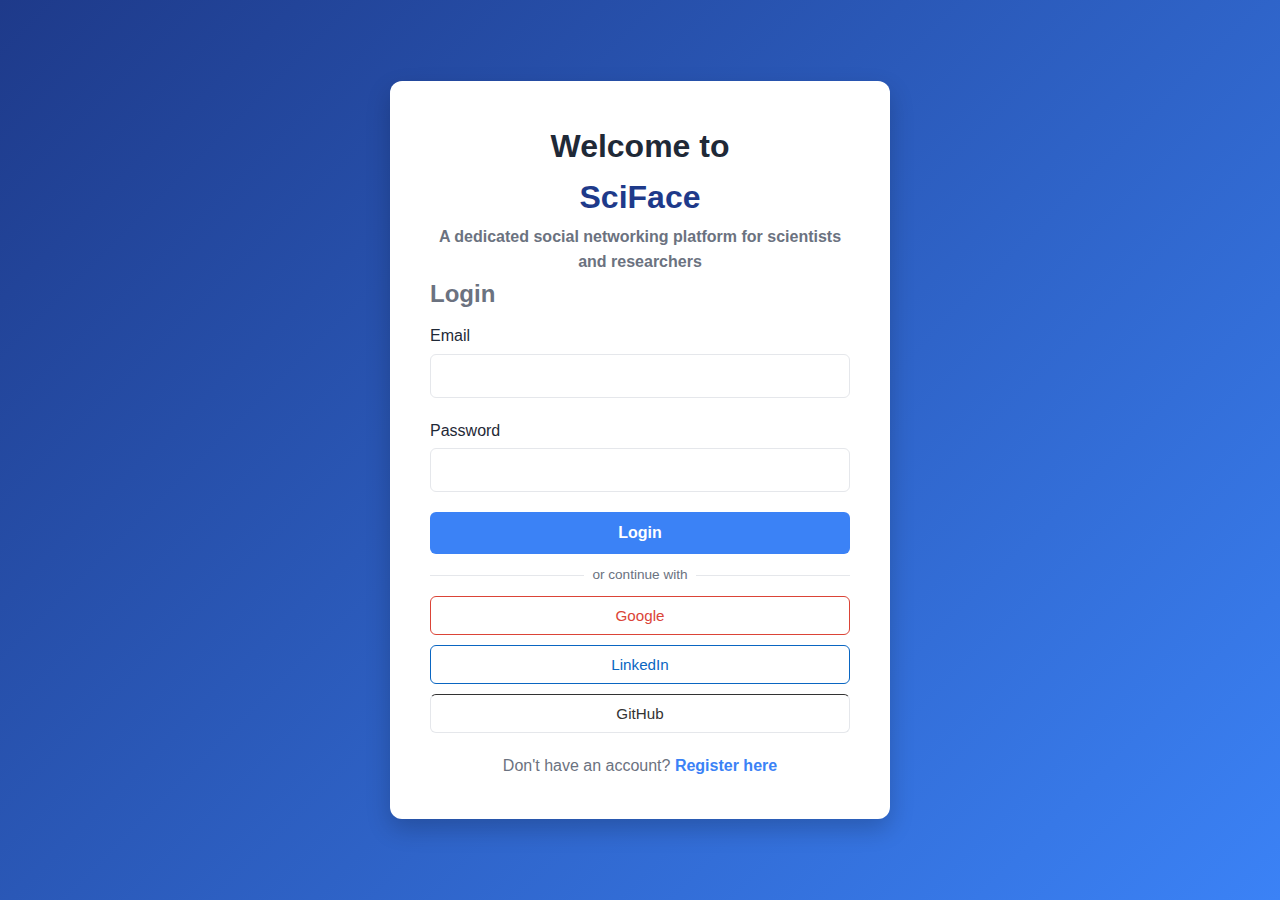
<file: index.html>
<!DOCTYPE html>
<html lang="en">
<head>
    <meta charset="UTF-8">
    <meta name="viewport" content="width=device-width, initial-scale=1.0">
    <title>SciFace - Login</title>
    <link rel="stylesheet" href="style.css">
    <!-- 
      FIX 1: Moved app.js here from the body 
      FIX 2: Added 'defer' to make sure it loads correctly
    -->
    <script src="app.js" defer></script>
</head>
<body class="auth-page">
    <div class="auth-container">
        <div class="auth-header">
            <h1>Welcome to </h1> <h2>SciFace</h2>
            <p>A dedicated social networking platform for scientists and researchers</p>
        </div>

        <!-- Login Form -->
        <div id="login-form" class="auth-form active">
            <h2>Login</h2>
            <!-- The <script> tag was removed from here -->
            <form onsubmit="handleLogin(event)">
                <div class="form-group">
                    <label for="login-email">Email</label>
                    <input type="email" id="login-email" required>
                </div>
                <div class="form-group">
                    <label for="login-password">Password</label>
                    <input type="password" id="login-password" required>
                </div>
                <button type="submit" class="btn-primary">Login</button>
            </form>
            
            <!-- Social Login Section -->
            <div class="social-login-divider">
                <span>or continue with</span>
            </div>
            <div class="social-login-buttons">
                <button type="button" class="btn-social google" onclick="socialLogin('google')">
                    Google
                </button>
                <button type="button" class="btn-social linkedin" onclick="socialLogin('linkedin')">
                    LinkedIn
                </button>
                <button type="button" class="btn-social github" onclick="socialLogin('github')">
                    GitHub
                </button>
            </div>
            <!-- End Social Login Section -->

            <p class="toggle-text">
                Don't have an account? 
                <a href="#" onclick="toggleForm(); return false;">Register here</a>
            </p>
        </div>

        <!-- Registration Form -->
        <div id="register-form" class="auth-form">
            <h2>Register</h2>
            <form onsubmit="handleRegister(event)">
                <div class="form-group">
                    <label for="reg-fullname">Full Name</label>
                    <input type="text" id="reg-fullname" required>
                </div>
                <div class="form-group">
                    <label for="reg-email">Email</label>
                    <input type="email" id="reg-email" required>
                </div>
                <div class="form-group">
                    <label for="reg-password">Password</label>
                    <input type="password" id="reg-password" required>
                </div>
                <div class="form-group">
                    <label for="reg-field">Primary Research Field</label>
                    <input type="text" id="reg-field" placeholder="e.g., Molecular Biology" required>
                </div>
                <div class="form-group">
                    <label for="reg-institution">Institution</label>
                    <input type="text" id="reg-institution" placeholder="e.g., Stanford University" required>
                </div>
                <button type="submit" class="btn-primary">Register</button>
            </form>

            <!-- Social Login Section -->
            <div class="social-login-divider">
                <span>or register with</span>
            </div>
            <div class="social-login-buttons">
                <button type="button" class="btn-social google" onclick="socialLogin('google')">
                    Google
                </button>
                <button type="button" class="btn-social linkedin" onclick="socialLogin('linkedin')">
                    LinkedIn
                </button>
                <button type="button" class="btn-social github" onclick="socialLogin('github')">
                    GitHub
                </button>
            </div>
            <!-- End Social Login Section -->

            <p class="toggle-text">
                Already have an account? 
                <a href="#" onclick="toggleForm(); return false;">Login here</a>
            </p>
        </div>
    </div>

    <!-- UPDATED SCRIPT BLOCK -->
    <script>
        // FIX 3: Wait for the DOM and app.js to be fully loaded
        document.addEventListener('DOMContentLoaded', () => {
        
            // Now it's safe to get the authManager
            const authManager = window.ScientificFace.authManager;

            // FIX 4: Attach functions to the 'window' object
            // so the 'onsubmit' and 'onclick' attributes can find them.
            window.toggleForm = function() {
                const loginForm = document.getElementById('login-form');
                const registerForm = document.getElementById('register-form');
                
                loginForm.classList.toggle('active');
                registerForm.classList.toggle('active');
            }

            /**
             * UPDATED: Handles real login by fetching login.php
             */
            window.handleLogin = async function(event) {
                event.preventDefault();
                const email = document.getElementById('login-email').value;
                const password = document.getElementById('login-password').value;

                // Show loading state
                const loginButton = event.target.querySelector('button');
                loginButton.textContent = 'Logging in...';
                loginButton.disabled = true;

                try {
                    // Use the authManager from app.js
                    const data = await authManager.login(email, password);

                    if (data.success) {
                        window.location.href = 'home.html';
                    } else {
                        alert('Login failed: ' + data.error);
                    }
                } catch (error) {
                    alert('An error occurred. Please check the console (F12) for details.');
                    console.error('Login error:', error);
                } finally {
                    loginButton.textContent = 'Login';
                    loginButton.disabled = false;
                }
            }

            /**
             * UPDATED: Handles real registration by fetching register.php
             */
            window.handleRegister = async function(event) {
                event.preventDefault();
                const userData = {
                    full_name: document.getElementById('reg-fullname').value,
                    email: document.getElementById('reg-email').value,
                    password: document.getElementById('reg-password').value,
                    research_field: document.getElementById('reg-field').value,
                    institution: document.getElementById('reg-institution').value
                };

                const registerButton = event.target.querySelector('button');
                registerButton.textContent = 'Registering...';
                registerButton.disabled = true;

                try {
                    // Use the authManager from app.js
                    const data = await authManager.register(userData);

                    if (data.success) {
                        window.location.href = 'home.html';
                    } else {
                        alert('Registration failed: ' + data.error);
                    }
                } catch (error) {
                    alert('An error occurred. Please check the console (F12) for details.');
                    console.error('Registration error:', error);
                } finally {
                    registerButton.textContent = 'Register';
                    registerButton.disabled = false;
                }
            }

            window.socialLogin = function(provider) {
                console.log(`Logging in with ${provider}...`);
                alert(`Login with ${provider} is not implemented yet.`);
            }
        
        });
    </script>
</body>
</html>
</file>
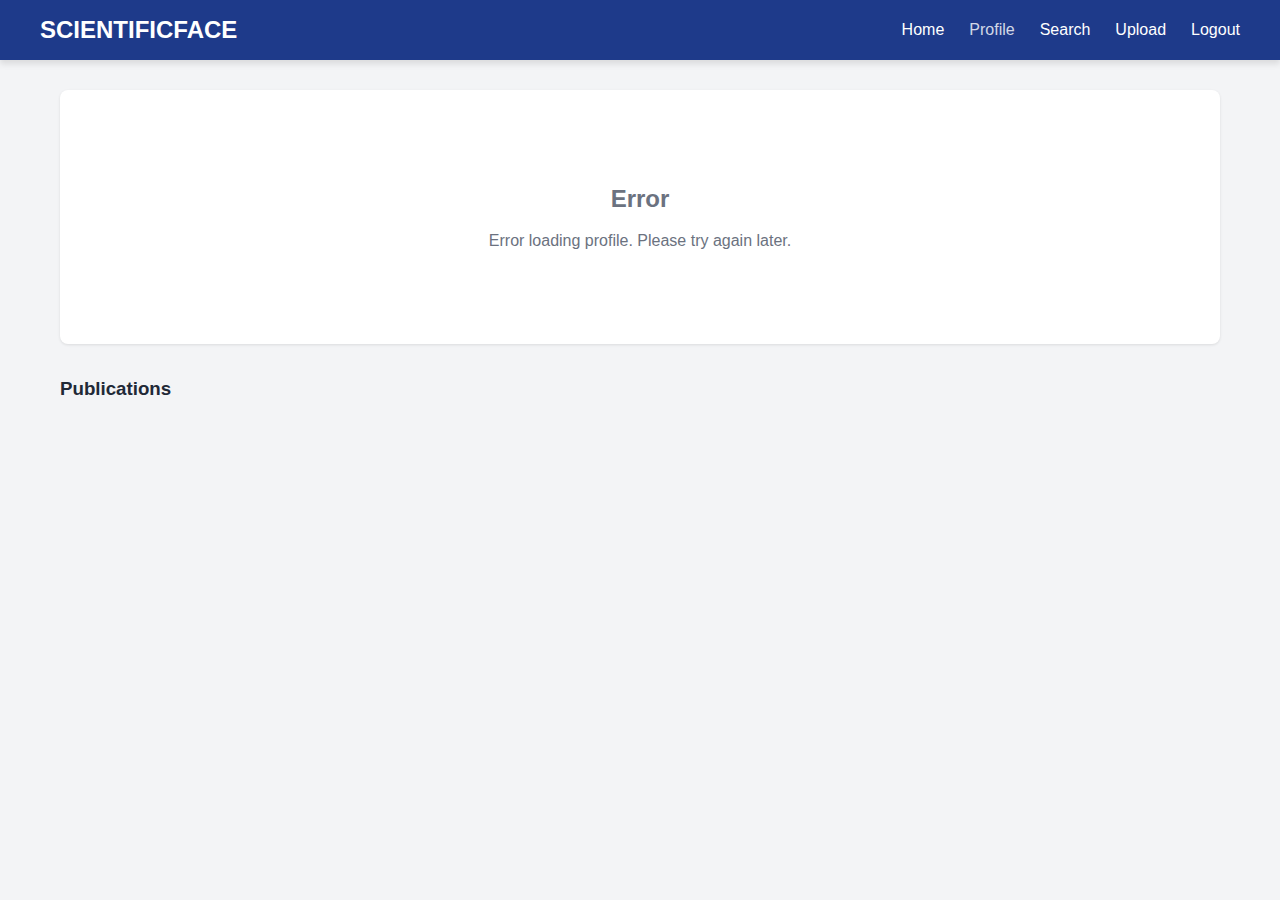
<file: profile.html>
<!DOCTYPE html>
<html lang="en">
<head>
    <meta charset="UTF-8">
    <meta name="viewport" content="width=device-width, initial-scale=1.0">
    <title>Profile - SciFace</title>
    <link rel="stylesheet" href="style.css">
    <!-- UPDATED: Moved app.js to the <head> -->
    <script src="app.js" defer></script>
</head>
<body>
    <!-- Navigation Bar (no changes) -->
    <nav class="navbar">
        <div class="navbar-container">
            <a href="home.html" class="navbar-brand">SCIENTIFICFACE</a>
            <ul class="navbar-menu">
                <li><a href="home.html">Home</a></li>
                <li><a href="profile.html" class="active">Profile</a></li>
                <li><a href="search.html">Search</a></li>
                <li><a href="upload.html">Upload</a></li>
                <li><a href="index.html">Logout</a></li>
            </ul>
        </div>
    </nav>

    <!-- Main Content -->
    <div class="main-container-wide">
        <!-- Profile Header -->
        <div class="profile-header" id="profile-header">
            <div class="loading">Loading profile...</div>
        </div>

        <!-- User Posts Grid -->
        <h3 style="color: var(--dark-gray); margin-bottom: 20px;">Publications</h3>
        <div class="user-posts-grid" id="user-posts-grid">
            <div class="loading">Loading publications...</div>
        </div>
    </div>

    <!-- UPDATED SCRIPT BLOCK -->
    <script>
        document.addEventListener('DOMContentLoaded', () => {
            // Get the global UI and API services from app.js
            const { apiService, UIComponents, Utils } = window.ScientificFace;

            // Get user ID from URL
            function getUserIdFromURL() {
                // Use the global Utils function
                // Default to user 1 (or any existing user) if none is specified
                return Utils.getURLParameter('user') || '1'; 
            }

            // Create post card for grid
            // UPDATED: This function is now removed.
            // We will use UIComponents.createPostCard(post) from app.js

            // Toggle follow status
            // UPDATED: Made this global so the button's onclick can find it
            window.toggleFollow = async function(userId) {
                const button = document.getElementById('follow-btn');
                
                // UPDATED: Call real API
                try {
                    const data = await apiService.toggleFollow(userId); // 'toggle_follow.php'
                    
                    if (data.success) {
                        if (data.is_following) {
                            button.textContent = 'Unfollow';
                            button.className = 'btn-unfollow';
                        } else {
                            button.textContent = 'Follow';
                            button.className = 'btn-follow';
                        }
                    } else {
                        alert('Error: ' + data.error);
                    }
                } catch (error) {
                    alert('An error occurred.');
                    console.error('Follow toggle error:', error);
                }
            }

            // Load profile
            async function loadProfile() {
                const userId = getUserIdFromURL();
                const profileHeader = document.getElementById('profile-header');
                const postsGrid = document.getElementById('user-posts-grid');
                
                try {
                    // UPDATED: Call real API
                    const data = await apiService.getProfile(userId); // 'get_profile.php'

                    if (data.success === false) {
                        throw new Error(data.error);
                    }
                    
                    // Render profile header
                    const followBtn = data.user_info.is_followed_by_me
                        ? `<button id="follow-btn" class="btn-unfollow" onclick="toggleFollow(${userId})">Unfollow</button>`
                        : `<button id="follow-btn" class="btn-follow" onclick="toggleFollow(${userId})">Follow</button>`;
                    
                    profileHeader.innerHTML = `
                        <div class="profile-info">
                            <div class="profile-details">
                                <h2>${data.user_info.full_name}</h2>
                                <p class="profile-bio">${data.user_info.bio || 'No bio provided.'}</p>
                                <div style="color: var(--medium-gray); font-size: 0.9rem;">
                                    ${data.user_posts.length} publications
                                </div>
                            </div>
                            <div>
                                ${followBtn}
                            </div>
                        </div>
                    `;
                    
                    // Render posts grid
                    postsGrid.innerHTML = '';
                    
                    if (data.user_posts.length === 0) {
                        UIComponents.showEmptyState(postsGrid,
                            'No publications yet',
                            "This researcher hasn't submitted any papers"
                        );
                        return;
                    }
                    
                    data.user_posts.forEach(post => {
                        // UPDATED: Use the global createPostCard function
                        const postCard = UIComponents.createPostCard(post);
                        postsGrid.appendChild(postCard);
                    });
                    
                } catch (error) {
                    UIComponents.showError(profileHeader, 'Error loading profile. Please try again later.');
                    postsGrid.innerHTML = '';
                    console.error('Profile loading error:', error);
                }
            }

            // Load profile on page load
            loadProfile();
        });
    </script>
</body>
</html>
</file>
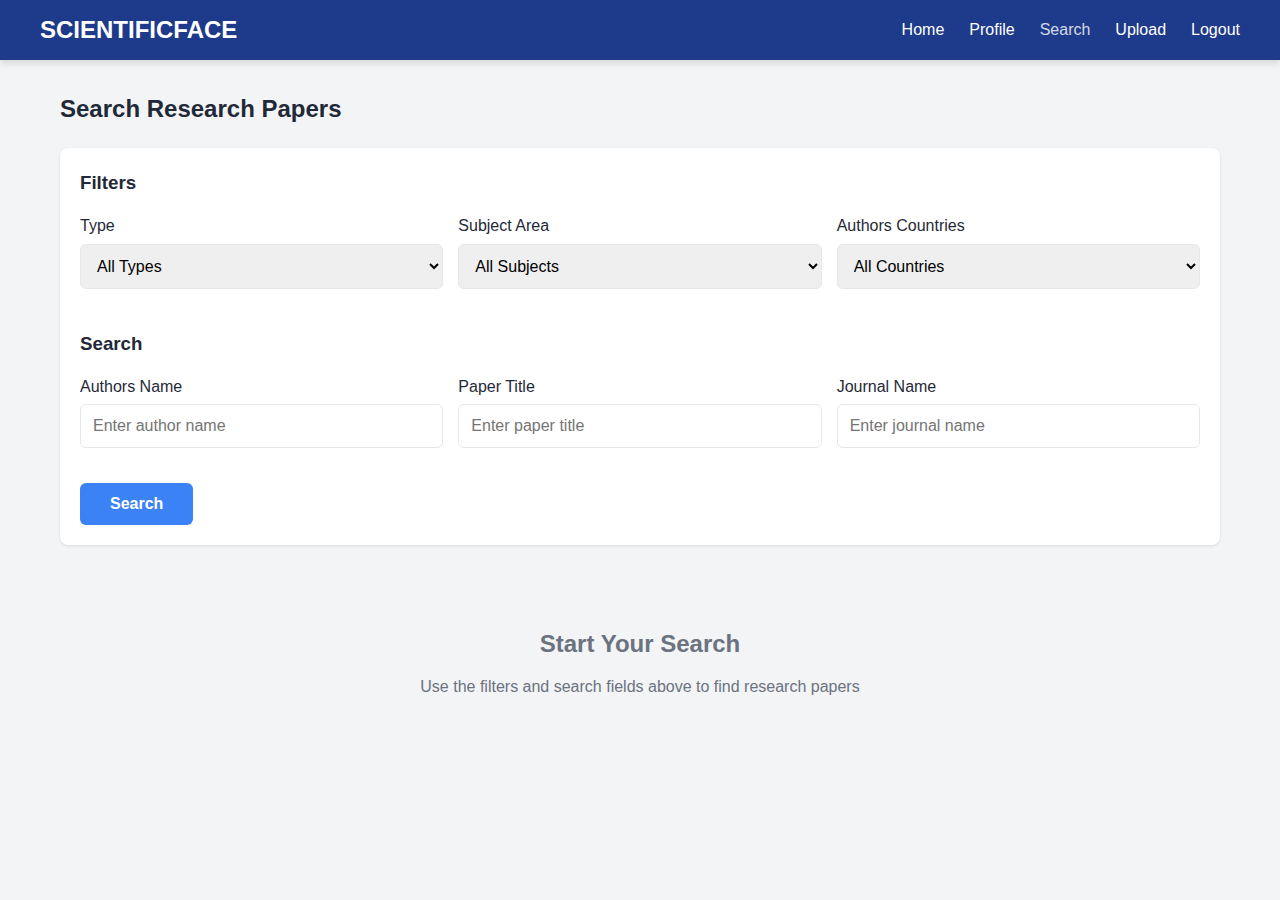
<file: search.html>
<!DOCTYPE html>
<html lang="en">
<head>
    <meta charset="UTF-8">
    <meta name="viewport" content="width=device-width, initial-scale=1.0">
    <title>Search - SciFace</title>
    <link rel="stylesheet" href="style.css">
    <script src="app.js" defer></script>
</head>
<body>
    <nav class="navbar">
        <div class="navbar-container">
            <a href="home.html" class="navbar-brand">SCIENTIFICFACE</a>
            <ul class="navbar-menu">
                <li><a href="home.html">Home</a></li>
                <li><a href="profile.html">Profile</a></li>
                <li><a href="search.html" class="active">Search</a></li>
                <li><a href="upload.html">Upload</a></li>
                <li><a href="index.html">Logout</a></li>
            </ul>
        </div>
    </nav>

    <div class="main-container-wide">
        <h2 style="color: var(--dark-gray); margin-bottom: 20px;">Search Research Papers</h2>
        
        <div class="filter-bar">
            <h3 style="margin-bottom: 15px; color: var(--dark-gray);">Filters</h3>
            
            <div class="filter-row">
                <div class="form-group">
                    <label for="filter-type">Type</label>
                    <select id="filter-type">
                        <option value="">All Types</option>
                        <option value="Article">Article</option>
                        <option value="Book">Book</option>
                        <option value="Conference Paper">Conference Paper</option>
                        <option value="Review">Review</option>
                    </select>
                </div>
                
                <div class="form-group">
                    <label for="filter-subject">Subject Area</label>
                    <select id="filter-subject">
                        <option value="">All Subjects</option>
                        <option value="Science">Science</option>
                        <option value="Arts">Arts</option>
                        <option value="Commerce">Commerce</option>
                        <option value="Engineering">Engineering</option>
                        <option value="Medicine">Medicine</option>
                    </select>
                </div>
                
                <div class="form-group">
                    <label for="filter-country">Authors Countries</label>
                    <select id="filter-country">
                        <option value="">All Countries</option>
                        <option value="USA">USA</option>
                        <option value="UK">UK</option>
                        <option value="India">India</option>
                        <option value="China">China</option>
                        <option value="Japan">Japan</option>
                        <option value="Germany">Germany</option>
                    </select>
                </div>
            </div>
            
            <h3 style="margin: 20px 0 15px; color: var(--dark-gray);">Search</h3>
            <div class="search-row">
                <div class="form-group">
                    <label for="search-author">Authors Name</label>
                    <input type="text" id="search-author" placeholder="Enter author name">
                </div>
                
                <div class="form-group">
                    <label for="search-title">Paper Title</label>
                    <input type="text" id="search-title" placeholder="Enter paper title">
                </div>
                
                <div class="form-group">
                    <label for="search-journal">Journal Name</label>
                    <input type="text" id="search-journal" placeholder="Enter journal name">
                </div>
            </div>
            
            <button onclick="performSearch()" class="btn-search">Search</button>
        </div>
        
        <div id="search-results-container">
            <div class="empty-state">
                <h3>Start Your Search</h3>
                <p>Use the filters and search fields above to find research papers</p>
            </div>
        </div>
    </div>

    <script>
        document.addEventListener('DOMContentLoaded', () => {
            // Get the global UI and API services from app.js
            // This assumes window.ScientificFace is still initialized in app.js
            const { apiService, UIComponents } = window.ScientificFace;

            // Perform search function (for the main search bar)
            window.performSearch = async function() {
                const resultsContainer = document.getElementById('search-results-container');
                UIComponents.showLoading(resultsContainer);
                
                // Collect filter data as an object
                const filters = {
                    type: document.getElementById('filter-type').value,
                    subject: document.getElementById('filter-subject').value,
                    country: document.getElementById('filter-country').value,
                    author: document.getElementById('search-author').value,
                    title: document.getElementById('search-title').value,
                    journal: document.getElementById('search-journal').value
                };

                try {
                    // Call real API from app.js
                    const data = await apiService.searchArticles(filters); // 'search.php'
                    
                    // Clear container
                    resultsContainer.innerHTML = '';
                    
                    if (data.length === 0) {
                        UIComponents.showEmptyState(resultsContainer,
                            'No results found',
                            'Try adjusting your search criteria'
                        );
                        return;
                    }
                    
                    // Add results header
                    const header = document.createElement('h3');
                    header.style.marginBottom = '20px';
                    header.style.color = 'var(--dark-gray)';
                    header.textContent = `Found ${data.length} results`;
                    resultsContainer.appendChild(header);
                    
                    // Create and append post cards
                    data.forEach(post => {
                        // Use the global component from app.js
                        const postCard = UIComponents.createPostCard(post);
                        resultsContainer.appendChild(postCard);
                    });
                    
                } catch (error) {
                    UIComponents.showError(resultsContainer, 'Error performing search. Please try again later.');
                    console.error('Search error:', error);
                }
            }

            // Allow Enter key to trigger search (for the main search bar)
            const searchInputs = ['search-author', 'search-title', 'search-journal'];
            searchInputs.forEach(id => {
                document.getElementById(id).addEventListener('keypress', (e) => {
                    if (e.key === 'Enter') {
                        // Use the global function
                        window.performSearch();
                    }
                });
            });
        });
        
    </script>
</body>
</html>
</file>
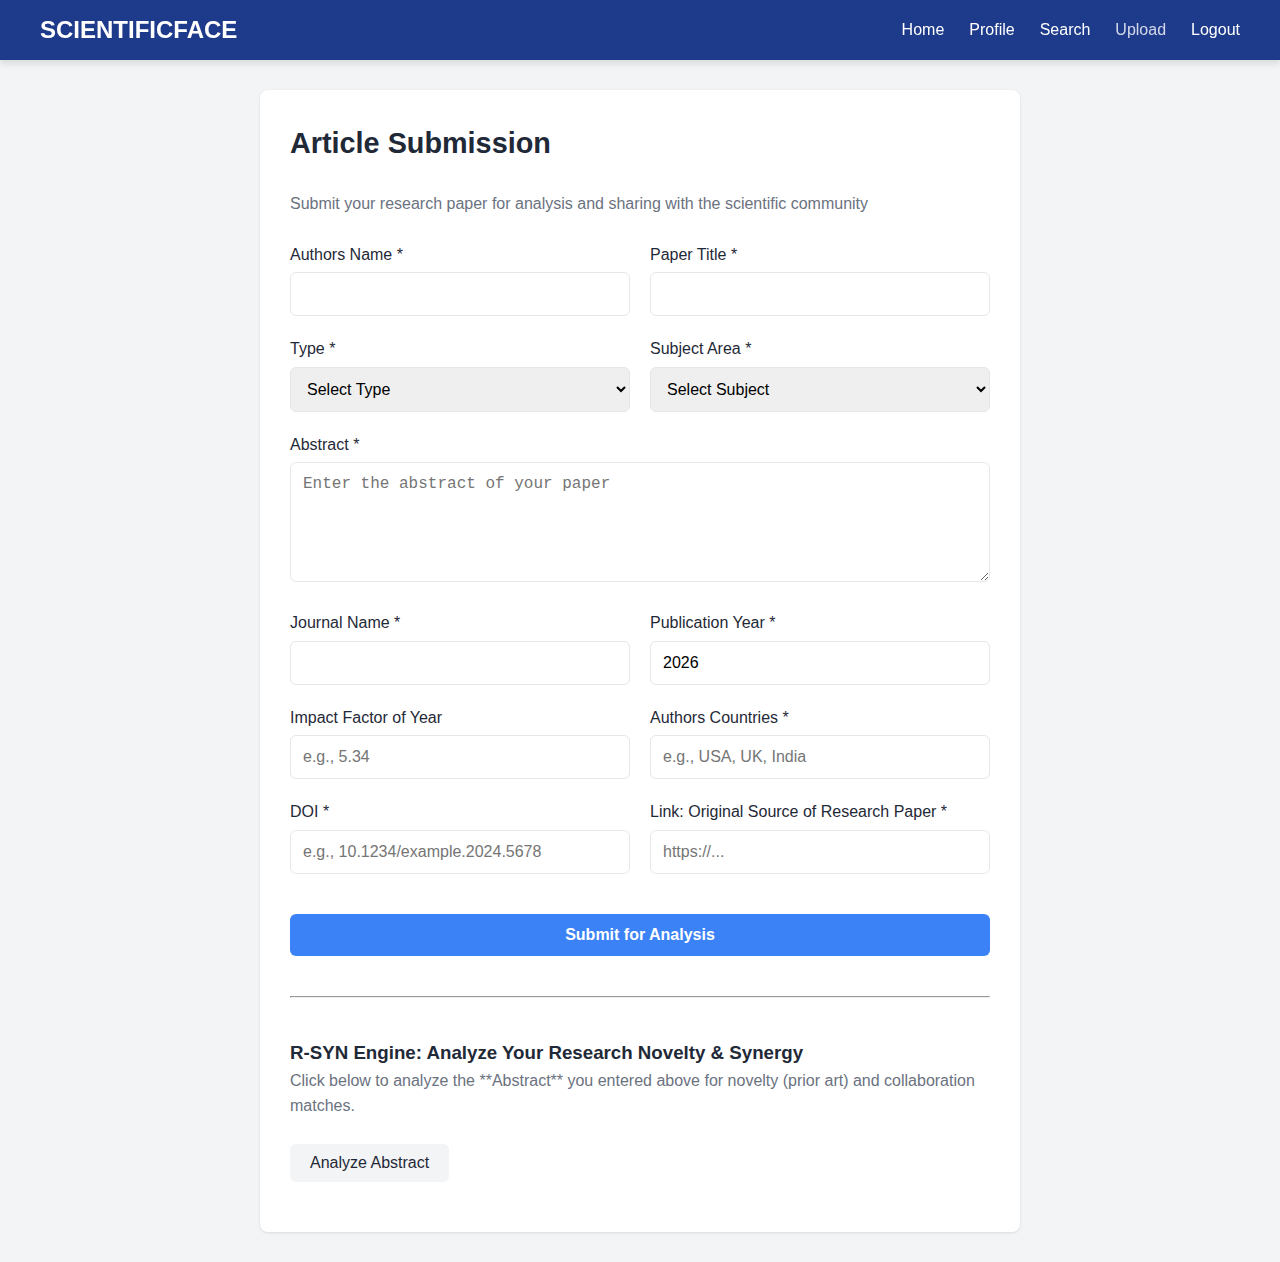
<file: upload.html>
<!DOCTYPE html>
<html lang="en">
<head>
    <meta charset="UTF-8">
    <meta name="viewport" content="width=device-width, initial-scale=1.0">
    <title>Upload Article - SciFace</title>
    <link rel="stylesheet" href="style.css">
    <script src="app.js" defer></script>
    </head>
<body>
    <nav class="navbar">
        <div class="navbar-container">
            <a href="home.html" class="navbar-brand">SCIENTIFICFACE</a>
            <ul class="navbar-menu">
                <li><a href="home.html">Home</a></li>
                <li><a href="profile.html">Profile</a></li>
                <li><a href="search.html">Search</a></li>
                <li><a href="upload.html" class="active">Upload</a></li>
                <li><a href="index.html">Logout</a></li>
            </ul>
        </div>
    </nav>

    <div class="main-container">
        <div class="upload-container">
            <h2>Article Submission</h2>
            <p style="color: var(--medium-gray); margin-bottom: 25px;">
                Submit your research paper for analysis and sharing with the scientific community
            </p>

            <div id="success-msg" style="display: none;" class="success-message">
                Article submitted successfully! Redirecting to home...
            </div>

            <form id="upload-form" onsubmit="handleSubmit(event)">
                <div class="form-row">
                    <div class="form-group">
                        <label for="authors-name">Authors Name *</label>
                        <input type="text" id="authors-name" required>
                    </div>

                    <div class="form-group">
                        <label for="paper-title">Paper Title *</label>
                        <input type="text" id="paper-title" required>
                    </div>
                </div>
                <div class="form-row">
                    <div class="form-group">
                        <label for="type">Type *</label>
                        <select id="type" required>
                            <option value="">Select Type</option>
                            <option value="Article">Article</option>
                            <option value="Book">Book</option>
                            <option value="Conference Paper">Conference Paper</option>
                            <option value="Review">Review</option>
                        </select>
                    </div>
                    <div class="form-group">
                        <label for="subject-area">Subject Area *</label>
                        <select id="subject-area" required>
                            <option value="">Select Subject</option>
                            <option value="Science">Science</option>
                            <option value="Arts">Arts</option>
                            <option value="Commerce">Commerce</option>
                            <option value="Engineering">Engineering</option>
                            <option value="Medicine">Medicine</option>
                        </select>
                    </div>
                </div>
                <div class="form-row">
                    <div class="form-group form-row-full">
                        <label for="abstract">Abstract *</label>
                        <textarea id="abstract" required placeholder="Enter the abstract of your paper"></textarea>
                    </div>
                </div>
                <div class="form-row">
                    <div class="form-group">
                        <label for="journal-name">Journal Name *</label>
                        <input type="text" id="journal-name" required>
                    </div>
                    <div class="form-group">
                        <label for="publication-years">Publication Year *</label>
                        <input type="number" id="publication-years" min="1900" max="2030" required>
                    </div>
                </div>
                <div class="form-row">
                    <div class="form-group">
                        <label for="if-years">Impact Factor of Year</label>
                        <input type="number" id="if-years" step="0.01" min="0" placeholder="e.g., 5.34">
                    </div>
                    <div class="form-group">
                        <label for="authors-countries">Authors Countries *</label>
                        <input type="text" id="authors-countries" required placeholder="e.g., USA, UK, India">
                    </div>
                </div>
                <div class="form-row">
                    <div class="form-group">
                        <label for="doi">DOI *</label>
                        <input type="text" id="doi" required placeholder="e.g., 10.1234/example.2024.5678">
                    </div>
                    <div class="form-group">
                        <label for="link">Link: Original Source of Research Paper *</label>
                        <input type="url" id="link" required placeholder="https://...">
                    </div>
                </div>
                <button type="submit" class="btn-primary" style="margin-top: 20px;">
                    Submit for Analysis
                </button>
            </form>
            
            <hr style="margin: 40px 0;">

            <div class="rsyn-engine-section">
                <h3>R-SYN Engine: Analyze Your Research Novelty & Synergy</h3>
                <p style="color: var(--medium-gray); margin-bottom: 25px;">
                    Click below to analyze the **Abstract** you entered above for novelty (prior art) and collaboration matches.
                </p>
                <input type="hidden" id="user-id-input" value="1"> 
                <button id="analyze-btn" class="btn-secondary" style="margin-bottom: 20px;">Analyze Abstract</button>

                <div id="results-container" style="display:none; border-top: 1px solid var(--light-gray); padding-top: 20px;">
                    <h3>Analysis Results</h3>

                    <h4><span id="keyword-count">0</span> Processed Keywords:</h4>
                    <div id="keywords-output" style="font-style: italic; color: #555; margin-bottom: 20px;"></div>

                    <h4>Prior Art (Novelty Assessment):</h4>
                    <ul id="novelty-output" style="list-style-type: disc; padding-left: 20px; margin-bottom: 20px;"></ul>

                    <h4>Collaboration Suggestions (Synergy Matching):</h4>
                    <table id="synergy-table" border="1" style="width:100%; border-collapse: collapse;">
                        <thead>
                            <tr>
                                <th style="padding: 8px; background-color: #f2f2f2;">Username</th>
                                <th style="padding: 8px; background-color: #f2f2f2;">Email</th>
                                <th style="padding: 8px; background-color: #f2f2f2;">Matching Skills</th>
                                <th style="padding: 8px; background-color: #f2f2f2;">Matching Topics</th>
                            </tr>
                        </thead>
                        <tbody id="synergy-output"></tbody>
                    </table>
                </div>
            </div>
            </div>
    </div>

    <script>
        document.addEventListener('DOMContentLoaded', () => {
            // Get the global UI and API services from app.js
            const { apiService, UIComponents } = window.ScientificFace;
            
            // --- 1. R-SYN Engine DOM Elements ---
            const analyzeBtn = document.getElementById('analyze-btn');
            const abstractInput = document.getElementById('abstract'); // Using the form's abstract field
            const userIdInput = document.getElementById('user-id-input');
            const resultsContainer = document.getElementById('results-container');
            
            // Output elements
            const keywordsOutput = document.getElementById('keywords-output');
            const keywordCountSpan = document.getElementById('keyword-count');
            const noveltyOutput = document.getElementById('novelty-output');
            const synergyOutput = document.getElementById('synergy-output');

            // Set current year as default
            const yearInput = document.getElementById('publication-years');
            if (yearInput.value === "") { // Only set if empty
                 yearInput.value = new Date().getFullYear();
            }

            // --- R-SYN ENGINE LOGIC FUNCTIONS (Moved from previous search.html) ---

            function showLoading() {
                resultsContainer.style.display = 'block';
                resultsContainer.innerHTML = '<h3>Analysis Results</h3><p>Processing data... please wait.</p>';
            }

            function showError(message) {
                resultsContainer.style.display = 'block';
                resultsContainer.innerHTML = `<h3>Analysis Failed</h3><p style="color: red;">Error: ${message}</p>`;
            }
            
            function displayRsynResults(data) {
                // Clear previous results and reset container
                noveltyOutput.innerHTML = '';
                synergyOutput.innerHTML = '';

                // Keywords
                keywordCountSpan.textContent = `${data.keywords.length}`;
                keywordsOutput.textContent = data.keywords.join(', ');

                // Prior Art (Novelty)
                if (data.prior_art && data.prior_art.length > 0) {
                    data.prior_art.forEach(item => {
                        const li = document.createElement('li');
                        const title = item.title || 'Untitled Prior Art';
                        const score = (item.similarity_score !== undefined) ? item.similarity_score.toFixed(2) : 'N/A';
                        const summary = item.summary || 'Summary unavailable.';
                        
                        li.innerHTML = `<strong>${title}</strong> (Similarity: ${score}): ${summary}`;
                        noveltyOutput.appendChild(li);
                    });
                } else {
                    noveltyOutput.innerHTML = '<li>No significant prior art found. High potential for novelty!</li>';
                }

                // Collaboration Suggestions (Synergy)
                const synergyTableBody = document.getElementById('synergy-output');
                if (data.collaborators && data.collaborators.length > 0) {
                    data.collaborators.forEach(user => {
                        const tr = document.createElement('tr');
                        const skills = (user.matching_skills && user.matching_skills.length) ? user.matching_skills.join(', ') : 'None';
                        const topics = (user.matching_topics && user.matching_topics.length) ? user.matching_topics.join(', ') : 'None';
                        
                        tr.innerHTML = `
                            <td style="padding: 8px;">${user.username || 'Unknown User'}</td>
                            <td style="padding: 8px;"><a href="mailto:${user.email}">${user.email || 'N/A'}</a></td>
                            <td style="padding: 8px;">${skills}</td>
                            <td style="padding: 8px;">${topics}</td>
                        `;
                        synergyTableBody.appendChild(tr);
                    });
                } else {
                    synergyTableBody.innerHTML = '<tr><td colspan="4" style="padding: 8px; text-align: center;">No immediate synergy matches found.</td></tr>';
                }

                // Show the results section
                resultsContainer.style.display = 'block';
            }


            // --- R-SYN Engine Event Listener ---
            if (analyzeBtn) {
                analyzeBtn.addEventListener('click', async function() {
                    const abstractText = abstractInput.value.trim();
                    const userId = userIdInput.value;

                    if (abstractText === "") {
                        alert("Please enter your research abstract in the form above before analyzing.");
                        return;
                    }

                    // 1. Disable button and show loading state
                    analyzeBtn.disabled = true;
                    analyzeBtn.textContent = "Analyzing... Please wait.";
                    showLoading(); 

                    const dataToSend = {
                        user_id: userId,
                        abstract: abstractText
                    };

                    // 2. Send data to your Flask analysis endpoint
                    try {
                        const response = await fetch('http://127.0.0.1:5000/api/analyze-rsyn', { 
                            method: 'POST',
                            headers: {
                                'Content-Type': 'application/json',
                            },
                            body: JSON.stringify(dataToSend),
                        });

                        if (!response.ok) {
                            const errorData = await response.json();
                            throw new Error(`HTTP error! Status: ${response.status}. Message: ${errorData.error || 'Server error'}`);
                        }

                        const results = await response.json();
                        
                        // 3. Update the HTML with the results
                        displayRsynResults(results);

                    } catch (error) {
                        showError(error.message);
                        console.error('R-SYN Analysis failed:', error);
                    } finally {
                        // 4. Re-enable button
                        analyzeBtn.disabled = false;
                        analyzeBtn.textContent = "Analyze Abstract";
                    }
                });
            }


            // --- Form Submission Logic (Original Logic) ---
            window.handleSubmit = async function(event) {
                event.preventDefault();

                // Collect form data
                const formData = {
                    authors_name: document.getElementById('authors-name').value,
                    paper_title: document.getElementById('paper-title').value,
                    type: document.getElementById('type').value,
                    abstract: document.getElementById('abstract').value,
                    subject_area: document.getElementById('subject-area').value,
                    journal_name: document.getElementById('journal-name').value,
                    publication_years: document.getElementById('publication-years').value,
                    if_years: document.getElementById('if-years').value,
                    authors_countries: document.getElementById('authors-countries').value,
                    doi: document.getElementById('doi').value,
                    link: document.getElementById('link').value
                };

                // Call real API (PHP endpoint)
                try {
                    const data = await apiService.submitArticle(formData); // 'submit_article.php'

                    if (data.success) {
                        // Show success message
                        const successMsg = document.getElementById('success-msg');
                        successMsg.style.display = 'block';
                        
                        // Hide form and R-SYN engine
                        document.getElementById('upload-form').style.display = 'none';
                        document.querySelector('.rsyn-engine-section').style.display = 'none';


                        // Redirect after 2 seconds
                        setTimeout(() => {
                            window.location.href = 'home.html';
                        }, 2000);
                    } else {
                        alert('Submission failed: ' + (data.error || 'Unknown error'));
                    }
                } catch (error) {
                    alert('An error occurred during submission.');
                    console.error('Submit error:', error);
                }
            }
        });
    </script>
</body>
</html>
</file>
<file: style.css>
/* Global Reset & Variables */
* {
    margin: 0;
    padding: 0;
    box-sizing: border-box;
}

:root {
    /* Blue-based color scheme */
    --primary-blue: #1e3a8a;
    --secondary-blue: #3b82f6;
    --light-blue: #dbeafe;
    --dark-gray: #1f2937;
    --medium-gray: #6b7280;
    --light-gray: #f3f4f6;
    --white: #ffffff;
    --success-green: #10b981;
    --warning-orange: #f59e0b;
    --border-color: #e5e7eb;
    --shadow: 0 1px 3px rgba(0, 0, 0, 0.1);
    --shadow-lg: 0 4px 6px rgba(0, 0, 0, 0.1);
}

body {
    font-family: 'Segoe UI', Tahoma, Geneva, Verdana, sans-serif;
    background-color: var(--light-gray);
    color: var(--dark-gray);
    line-height: 1.6;
}

/* ==== Layout ==== */
.container {
    width: 90%;
    max-width: 1200px;
    margin: 0 auto;
}

/* ==== Navigation Bar ==== */
.navbar {
    background-color: var(--primary-blue);
    padding: 0 20px;
    box-shadow: var(--shadow-lg);
    position: sticky;
    top: 0;
    z-index: 100;
}

.navbar-container {
    max-width: 1200px;
    margin: 0 auto;
    display: flex;
    justify-content: space-between;
    align-items: center;
    height: 60px;
}

.navbar-brand {
    color: var(--white);
    font-size: 1.5rem;
    font-weight: 700;
    text-decoration: none;
}

.navbar-menu {
    display: flex;
    gap: 25px;
    list-style: none;
}

.navbar-menu a {
    color: var(--white);
    text-decoration: none;
    font-weight: 500;
    transition: opacity 0.3s;
}

.navbar-menu a:hover,
.navbar-menu a.active {
    opacity: 0.8;
}

/* ==== Authentication Pages ==== */
.auth-page {
    display: flex;
    align-items: center;
    justify-content: center;
    min-height: 100vh;
    background: linear-gradient(135deg, var(--primary-blue) 0%, var(--secondary-blue) 100%);
}

.auth-container {
    background: var(--white);
    border-radius: 12px;
    box-shadow: 0 10px 25px rgba(0, 0, 0, 0.2);
    padding: 40px;
    max-width: 500px;
    width: 90%;
    max-height: fit-content;
}

.auth-header {
    text-align: center;
}

.auth-header h1 {
    color: var(--dark-gray);
    font-size: 2rem;
}

.auth-header h2 {
    color: var(--primary-blue);
    font-size: 2rem;
}

.auth-header p {
    color: var(--medium-gray);
    font-size: 1rem;
    font-weight: 600;
}

.auth-form {
    display: none;
}

.auth-form.active {
    display: block;
}

.auth-form h2 {
    color: var(--medium-gray);
    margin-bottom: 10px;
    font-size: 1.5rem;
}

.form-group {
    margin-bottom: 20px;
}

.form-group label {
    display: block;
    margin-bottom: 5px;
    color: var(--dark-gray);
    font-weight: 500;
}

.form-group input,
.form-group textarea,
.form-group select {
    width: 100%;
    padding: 12px;
    border: 1px solid var(--border-color);
    border-radius: 6px;
    font-size: 1rem;
    transition: border-color 0.3s;
}

.form-group input:focus,
.form-group textarea:focus,
.form-group select:focus {
    outline: none;
    border-color: var(--secondary-blue);
}

.form-group textarea {
    min-height: 120px;
    resize: vertical;
}

.btn-primary {
    width: 100%;
    padding: 12px;
    background-color: var(--secondary-blue);
    color: var(--white);
    border: none;
    border-radius: 6px;
    font-size: 1rem;
    font-weight: 600;
    cursor: pointer;
    transition: background-color 0.3s;
}

.btn-primary:hover {
    background-color: var(--primary-blue);
}

.btn-secondary {
    background-color: var(--light-gray);
    color: var(--dark-gray);
    padding: 10px 20px;
    border: none;
    border-radius: 6px;
    font-size: 1rem;
    cursor: pointer;
    transition: background-color 0.3s;
}

.btn-secondary:hover {
    background-color: var(--border-color);
}

.btn-small {
    padding: 8px 20px;
    font-size: 0.9rem;
}

.toggle-text {
    text-align: center;
    margin-top: 20px;
    color: var(--medium-gray);
}

.toggle-text a {
    color: var(--secondary-blue);
    text-decoration: none;
    font-weight: 600;
}

.toggle-text a:hover {
    text-decoration: underline;
}

.social-login-divider {
    display: flex;
    align-items: center;
    text-align: center;
    color: var(--medium-gray);
    margin: 10px 0;
}

.social-login-divider::before,
.social-login-divider::after {
    content: '';
    flex: 1;
    border-bottom: 1px solid var(--border-color);
}

.social-login-divider span {
    padding: 0 8px;
    font-size: 0.85rem;
}

.social-login-buttons {
    display: flex;
    flex-direction: column;
    gap: 10px;
    margin-bottom: 15px;
}

.btn-social {
    padding: 10px;
    border-radius: 6px;
    font-size: 0.95rem;
    font-weight: 500;
    cursor: pointer;
    transition: all 0.3s;
    border: 1px solid var(--border-color);
    background-color: var(--white);
    color: var(--dark-gray);
    display: flex;
    align-items: center;
    justify-content: center;
    gap: 8px;
}

.btn-social:hover {
    opacity: 0.8;
}

/* Specific button colors */
.btn-social.google {
    /* You can add a Google icon here */
    border-color: #DB4437;
    color: #DB4437;
}

.btn-social.google:hover {
    background-color: #DB4437;
    color: var(--white);
}

.btn-social.linkedin {
    /* You can add a LinkedIn icon here */
    border-color: #0A66C2;
    color: #0A66C2;
}

.btn-social.linkedin:hover {
    background-color: #0A66C2;
    color: var(--white);
}

.btn-social.github {
    /* You can add a GitHub icon here */
    border-top-color: #333;
    color: #333;
}

.btn-social.github:hover {
    background-color: #333;
    color: var(--white);
}

/* ==== Home Page Layout ==== */
.home-layout {
    max-width: 1400px;
    margin: 30px auto;
    padding: 0 20px;
    display: grid;
    grid-template-columns: 70% 30%;
    gap: 25px;
}

.feed-column {
    min-width: 0;
}

.sidebar-column {
    min-width: 0;
}

/* ==== Main Container ==== */
.main-container {
    max-width: 800px;
    margin: 30px auto;
    padding: 0 20px;
}

.main-container-wide {
    max-width: 1200px;
    margin: 30px auto;
    padding: 0 20px;
}

/* ==== Card Components ==== */
.card {
    background: var(--white);
    padding: 20px;
    border-radius: 8px;
    box-shadow: var(--shadow);
    margin-bottom: 20px;
}

/* ==== Quick Post Box ==== */
.quick-post-box textarea {
    width: 100%;
    min-height: 80px;
    padding: 15px;
    border: 1px solid var(--border-color);
    border-radius: 6px;
    font-size: 1rem;
    font-family: inherit;
    resize: vertical;
    margin-bottom: 10px;
}

.quick-post-box textarea:focus {
    outline: none;
    border-color: var(--secondary-blue);
}

.quick-post-actions {
    display: flex;
    gap: 10px;
    justify-content: flex-end;
}

/* ==== Feed Tabs ==== */
.feed-tabs {
    display: flex;
    gap: 10px;
    margin-bottom: 20px;
    background: var(--white);
    padding: 15px;
    border-radius: 8px;
    box-shadow: var(--shadow);
}

.tab-btn {
    flex: 1;
    padding: 12px 20px;
    background: transparent;
    border: 2px solid var(--border-color);
    border-radius: 6px;
    font-size: 1rem;
    font-weight: 600;
    color: var(--dark-gray);
    cursor: pointer;
    transition: all 0.3s;
}

.tab-btn:hover {
    background: var(--light-blue);
}

.tab-btn.active {
    background: var(--secondary-blue);
    color: var(--white);
    border-color: var(--secondary-blue);
}

/* ==== Post Cards ==== */
.post-card {
    background: var(--white);
    border-radius: 8px;
    padding: 20px;
    margin-bottom: 20px;
    box-shadow: var(--shadow);
    transition: box-shadow 0.3s;
}

.post-card:hover {
    box-shadow: var(--shadow-lg);
}

.post-header {
    display: flex;
    justify-content: space-between;
    align-items: flex-start;
    margin-bottom: 15px;
}

.post-title {
    font-size: 1.25rem;
    font-weight: 600;
    color: var(--dark-gray);
    margin-bottom: 8px;
}

.post-author {
    color: var(--secondary-blue);
    text-decoration: none;
    font-weight: 500;
    font-size: 0.95rem;
}

.post-author:hover {
    text-decoration: underline;
}

.post-meta {
    color: var(--medium-gray);
    font-size: 0.9rem;
    margin-bottom: 15px;
}

.post-details {
    margin-bottom: 15px;
}

.detail-row {
    display: flex;
    margin-bottom: 8px;
    font-size: 0.9rem;
}

.detail-label {
    font-weight: 600;
    color: var(--dark-gray);
    min-width: 120px;
}

.detail-value {
    color: var(--medium-gray);
}

.detail-value a {
    color: var(--secondary-blue);
    text-decoration: none;
}

.detail-value a:hover {
    text-decoration: underline;
}

/* ==== AI Elements ==== */
.ai-section {
    background-color: var(--light-blue);
    border-radius: 6px;
    padding: 15px;
    margin-top: 15px;
    border-left: 4px solid var(--secondary-blue);
}

.novelty-score {
    display: inline-flex;
    align-items: center;
    background-color: var(--success-green);
    color: var(--white);
    padding: 8px 16px;
    border-radius: 20px;
    font-weight: 600;
    font-size: 0.95rem;
    margin-bottom: 10px;
}

.novelty-score.high {
    background-color: var(--success-green);
}

.novelty-score.medium {
    background-color: var(--warning-orange);
}

.novelty-score.low {
    background-color: var(--medium-gray);
}

.collaborators-section h4 {
    color: var(--dark-gray);
    font-size: 0.9rem;
    margin-bottom: 10px;
}

.collaborator-pills {
    display: flex;
    flex-wrap: wrap;
    gap: 8px;
}

.collaborator-pill {
    display: inline-block;
    background-color: var(--white);
    color: var(--secondary-blue);
    padding: 6px 14px;
    border-radius: 16px;
    text-decoration: none;
    font-size: 0.85rem;
    font-weight: 500;
    border: 1px solid var(--secondary-blue);
    transition: background-color 0.3s, color 0.3s;
}

.collaborator-pill:hover {
    background-color: var(--secondary-blue);
    color: var(--white);
}

/* ==== Discovery Sidebar ==== */
.discovery-card {
    position: sticky;
    top: 80px;
}

.discovery-title {
    font-size: 1.1rem;
    color: var(--dark-gray);
    margin-bottom: 15px;
    display: flex;
    align-items: center;
    gap: 8px;
}

.ai-icon {
    font-size: 1.3rem;
}

.discovery-section {
    margin-bottom: 20px;
}

.discovery-section h4 {
    font-size: 0.9rem;
    color: var(--dark-gray);
    margin-bottom: 8px;
    font-weight: 600;
}

.discovery-intro {
    font-size: 0.85rem;
    color: var(--medium-gray);
    margin-bottom: 15px;
}

.discovery-divider {
    height: 1px;
    background: var(--border-color);
    margin: 20px 0;
}

/* ==== Suggested Connections ==== */
.suggested-connections {
    display: flex;
    flex-direction: column;
    gap: 10px;
}

.connection-card {
    display: flex;
    align-items: center;
    gap: 12px;
    padding: 12px;
    background: var(--light-blue);
    border: 1px solid var(--border-color);
    border-radius: 8px;
    text-decoration: none;
    transition: all 0.3s;
}

.connection-card:hover {
    background: var(--secondary-blue);
    transform: translateY(-2px);
    box-shadow: var(--shadow);
}

.connection-card:hover .connection-name,
.connection-card:hover .connection-field {
    color: var(--white);
}

.connection-avatar {
    font-size: 2rem;
    width: 45px;
    height: 45px;
    display: flex;
    align-items: center;
    justify-content: center;
    background: var(--white);
    border-radius: 50%;
}

.connection-info {
    flex: 1;
}

.connection-name {
    font-size: 0.9rem;
    font-weight: 600;
    color: var(--dark-gray);
    margin-bottom: 2px;
    transition: color 0.3s;
}

.connection-field {
    font-size: 0.8rem;
    color: var(--medium-gray);
    transition: color 0.3s;
}

/* ==== Recommended Papers ==== */
.recommended-papers {
    display: flex;
    flex-direction: column;
    gap: 12px;
}

.recommendation-item {
    padding: 12px;
    background: var(--light-blue);
    border: 1px solid var(--border-color);
    border-radius: 8px;
    transition: all 0.3s;
}

.recommendation-item:hover {
    background: var(--secondary-blue);
    box-shadow: var(--shadow);
}

.recommendation-item:hover .recommendation-title {
    color: var(--white);
}

.recommendation-item:hover .recommendation-meta {
    color: var(--light-blue);
}

.recommendation-badge {
    display: inline-block;
    padding: 4px 10px;
    border-radius: 12px;
    font-size: 0.75rem;
    font-weight: 600;
    margin-bottom: 8px;
}

.recommendation-badge.high {
    background: var(--success-green);
    color: var(--white);
}

.recommendation-badge.medium {
    background: var(--warning-orange);
    color: var(--white);
}

.recommendation-title {
    display: block;
    font-size: 0.9rem;
    font-weight: 600;
    color: var(--dark-gray);
    text-decoration: none;
    margin-bottom: 5px;
    line-height: 1.4;
    transition: color 0.3s;
}

.recommendation-title:hover {
    color: var(--secondary-blue);
}

.recommendation-meta {
    font-size: 0.8rem;
    color: var(--medium-gray);
    transition: color 0.3s;
}

/* ==== Trending Topics ==== */
.trending-topics {
    display: flex;
    flex-wrap: wrap;
    gap: 8px;
}

.topic-tag {
    display: inline-block;
    padding: 6px 12px;
    background: var(--light-blue);
    border: 1px solid var(--secondary-blue);
    border-radius: 16px;
    font-size: 0.85rem;
    color: var(--secondary-blue);
    text-decoration: none;
    font-weight: 500;
    transition: all 0.3s;
}

.topic-tag:hover {
    background: var(--secondary-blue);
    color: var(--white);
}

/* ==== Stats Grid ==== */
.stats-grid {
    box-shadow: none;
    display: grid;
    grid-template-columns: 1fr 1fr;
    gap: 15px;
}

.stat-item {
    text-align: center;
    padding: 15px;
    background: var(--light-blue);
    border: 1px solid var(--border-color);
    border-radius: 8px;
}

.stat-number {
    font-size: 1.5rem;
    font-weight: 700;
    color: var(--secondary-blue);
    margin-bottom: 5px;
}

.stat-label {
    font-size: 0.8rem;
    color: var(--medium-gray);
    font-weight: 500;
}

/* ==== Filter Bar ==== */
.filter-bar {
    background: var(--white);
    padding: 20px;
    border-radius: 8px;
    margin-bottom: 20px;
    box-shadow: var(--shadow);
}

.filter-row {
    display: grid;
    grid-template-columns: repeat(auto-fit, minmax(200px, 1fr));
    gap: 15px;
    margin-bottom: 15px;
}

.search-row {
    display: grid;
    grid-template-columns: repeat(auto-fit, minmax(200px, 1fr));
    gap: 15px;
}

.btn-search {
    padding: 12px 30px;
    background-color: var(--secondary-blue);
    color: var(--white);
    border: none;
    border-radius: 6px;
    font-size: 1rem;
    font-weight: 600;
    cursor: pointer;
    transition: background-color 0.3s;
    margin-top: 15px;
}

.btn-search:hover {
    background-color: var(--primary-blue);
}

/* ==== Profile Page ==== */
.profile-header {
    background: var(--white);
    padding: 30px;
    border-radius: 8px;
    margin-bottom: 30px;
    box-shadow: var(--shadow);
}

.profile-info {
    display: flex;
    justify-content: space-between;
    align-items: flex-start;
}

.profile-details h2 {
    color: var(--dark-gray);
    margin-bottom: 10px;
    font-size: 1.8rem;
}

.profile-bio {
    color: var(--medium-gray);
    margin-bottom: 15px;
    line-height: 1.6;
}

.btn-follow,
.btn-unfollow {
    padding: 10px 24px;
    border: none;
    border-radius: 6px;
    font-size: 0.95rem;
    font-weight: 600;
    cursor: pointer;
    transition: background-color 0.3s;
}

.btn-follow {
    background-color: var(--secondary-blue);
    color: var(--white);
}

.btn-follow:hover {
    background-color: var(--primary-blue);
}

.btn-unfollow {
    background-color: var(--light-gray);
    color: var(--dark-gray);
}

.btn-unfollow:hover {
    background-color: var(--border-color);
}

.user-posts-grid {
    display: grid;
    grid-template-columns: repeat(auto-fill, minmax(300px, 1fr));
    gap: 20px;
}

/* ==== Upload Form ==== */
.upload-container {
    background: var(--white);
    padding: 30px;
    border-radius: 8px;
    box-shadow: var(--shadow);
}

.upload-container h2 {
    color: var(--dark-gray);
    margin-bottom: 25px;
    font-size: 1.8rem;
}

.form-row {
    display: grid;
    grid-template-columns: 1fr 1fr;
    gap: 20px;
}

.form-row-full {
    grid-column: 1 / -1;
}

/* ==== Loading & Empty States ==== */
.loading {
    text-align: center;
    padding: 40px;
    color: var(--medium-gray);
}

.empty-state {
    text-align: center;
    padding: 60px 20px;
    color: var(--medium-gray);
}

.empty-state h3 {
    font-size: 1.5rem;
    margin-bottom: 10px;
}

/* ==== Success Message ==== */
.success-message {
    background-color: var(--success-green);
    color: var(--white);
    padding: 15px;
    border-radius: 6px;
    margin-bottom: 20px;
    text-align: center;
    font-weight: 600;
}

/* ==== Responsive Design ==== */
@media (max-width: 768px) {
    .navbar-container {
        flex-direction: column;
        height: auto;
        padding: 10px 0;
    }

    .navbar-menu {
        flex-wrap: wrap;
        justify-content: center;
        gap: 15px;
        margin-top: 10px;
    }

    .form-row {
        grid-template-columns: 1fr;
    }

    .user-posts-grid {
        grid-template-columns: 1fr;
    }

    .profile-info {
        flex-direction: column;
        gap: 15px;
    }

    .filter-row,
    .search-row {
        grid-template-columns: 1fr;
    }

    .home-layout {
        grid-template-columns: 1fr;
    }

    .sidebar-column {
        order: -1;
    }

    .discovery-card {
        position: static;
    }

    .stats-grid {
        grid-template-columns: repeat(2, 1fr);
    }
}
</file>
